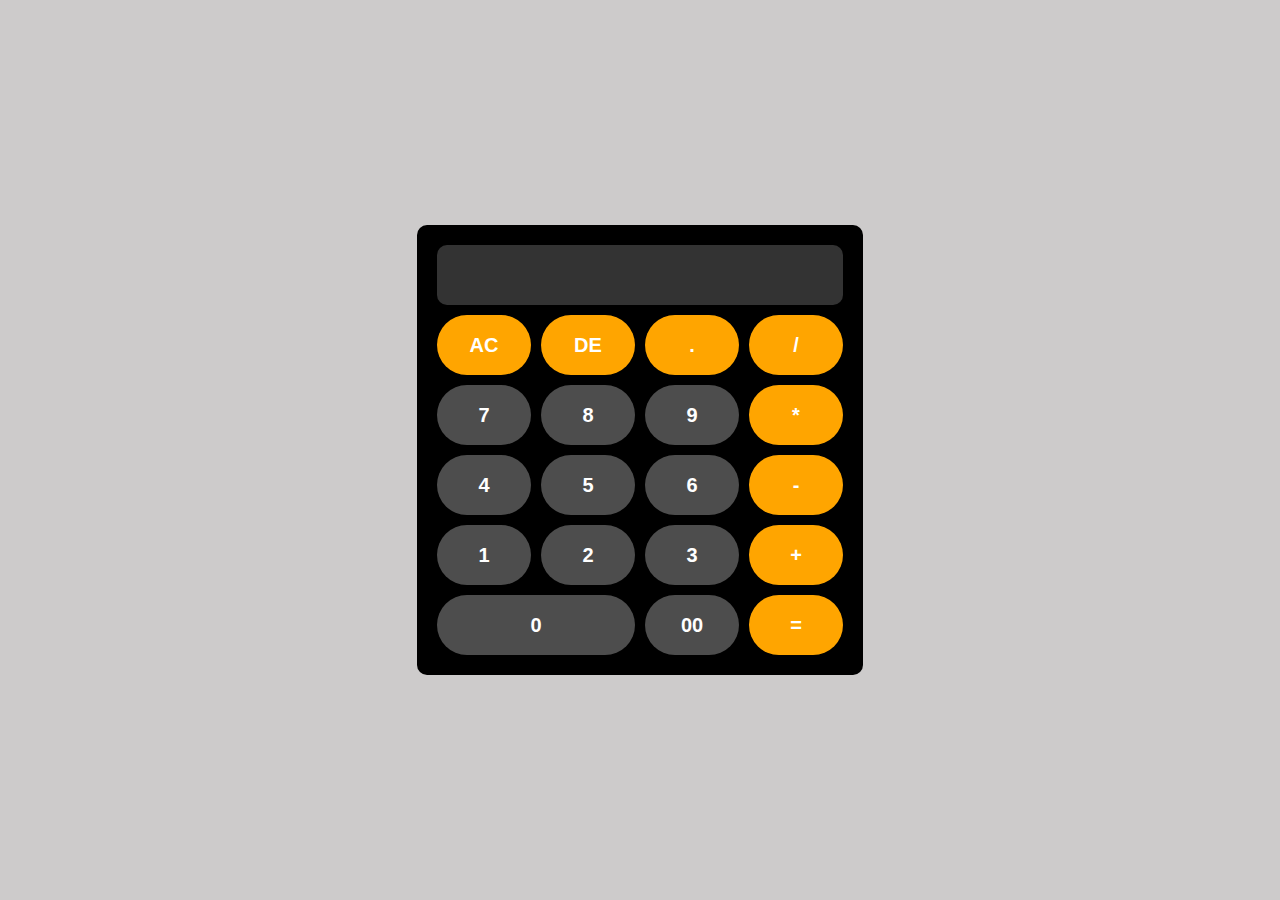
<file: Calculator/index.html>
<!DOCTYPE html>
<html lang="en">
<head>
    <meta charset="UTF-8">
    <meta name="viewport" content="width=device-width, initial-scale=1.0">
    <title>Calculator</title>
    <link rel="stylesheet" href="styles.css">
</head>
<body>


<!-- Calculator box -->
<div class="container">
    <div class="calculator">
        <input id="display" readonly>
        <div id="buttons">
            <button value="AC" class="operator">AC</button>
            <button value="DE" class="operator">DE</button>
            <button value="." class="operator">.</button>
            <button value="/" class="operator">/</button>

            <button value="7">7</button>
            <button value="8">8</button>
            <button value="9">9</button>
            <button value="*" class="operator">*</button>

            <button value="4">4</button>
            <button value="5">5</button>
            <button value="6">6</button>
            <button value="-" class="operator">-</button>

            <button value="1">1</button>
            <button value="2">2</button>
            <button value="3">3</button>
            <button value="+" class="operator">+</button>

            <button class="zero" value="0">0</button>
            <button value="00">00</button>
            <button value="=" class="operator" >=</button>
        </div>
    </div>
</div>

<script src="script.js"></script>
</body>
</html>
</file>
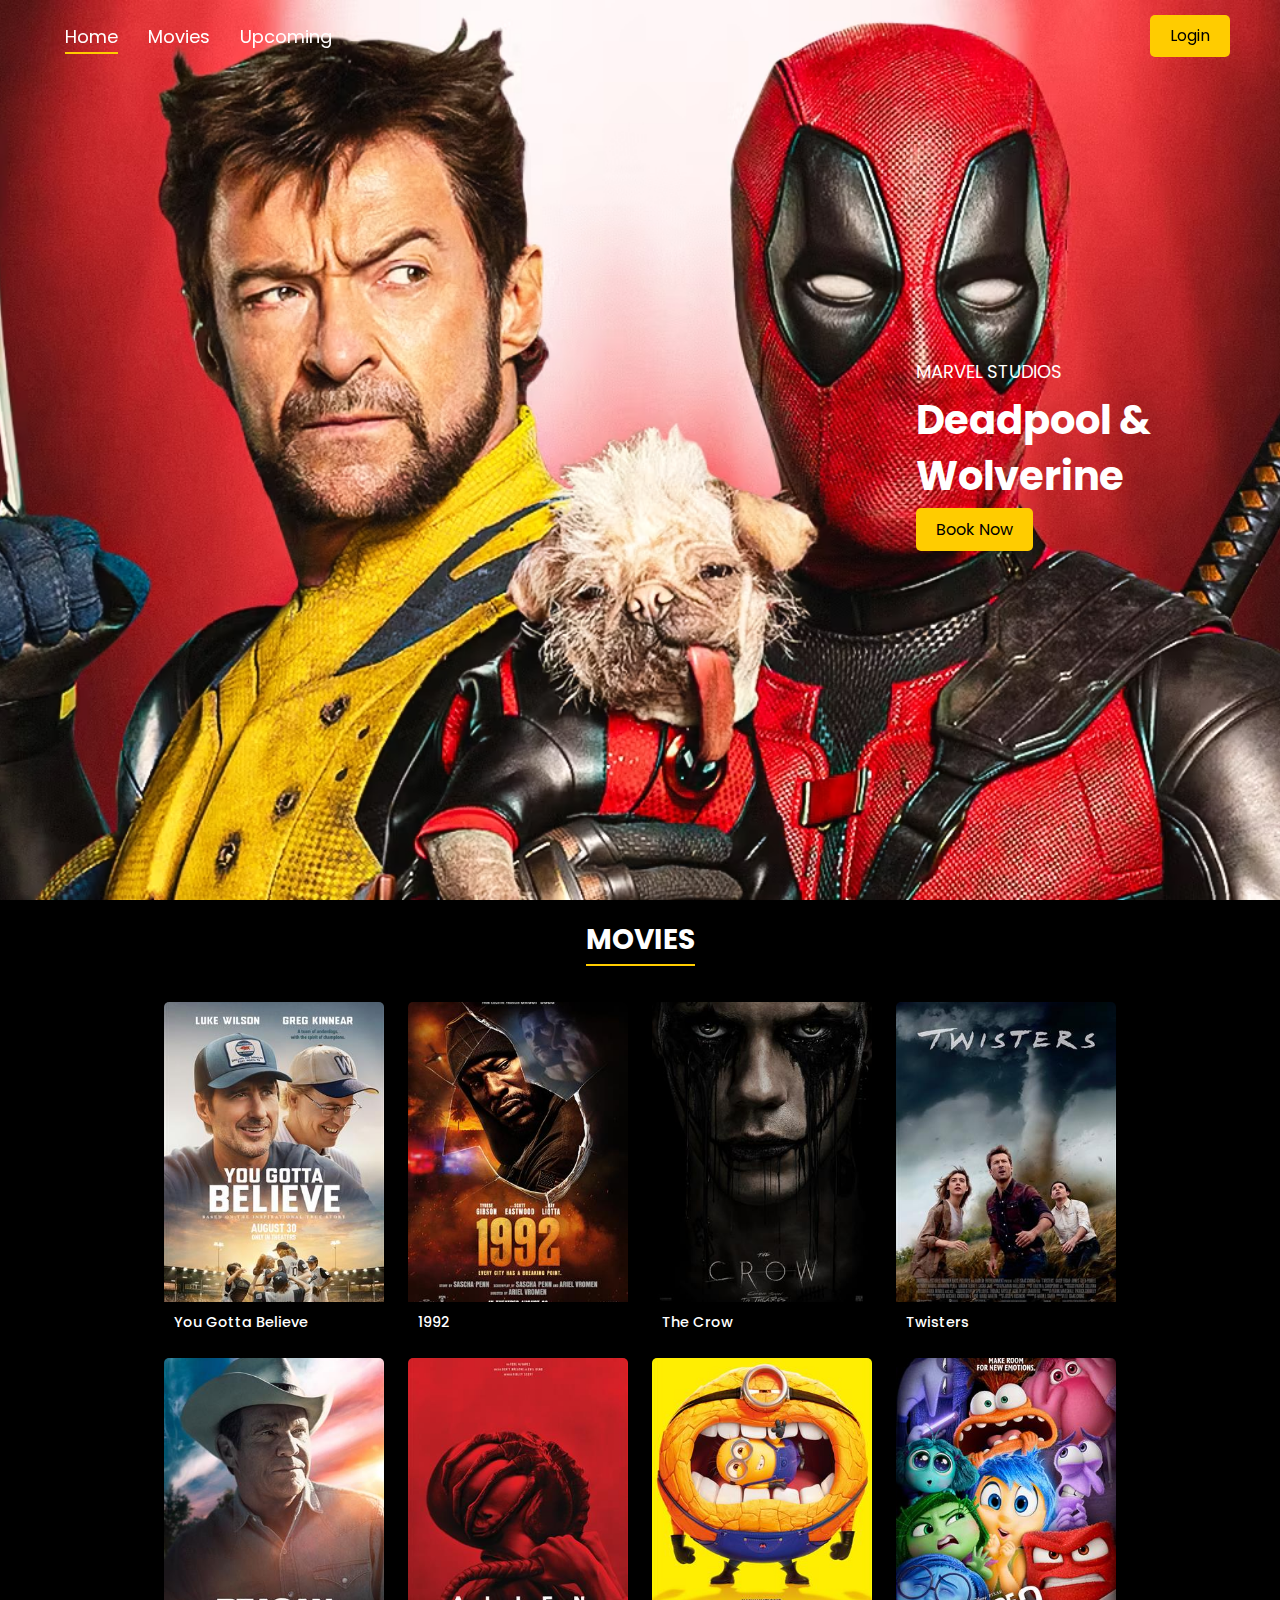
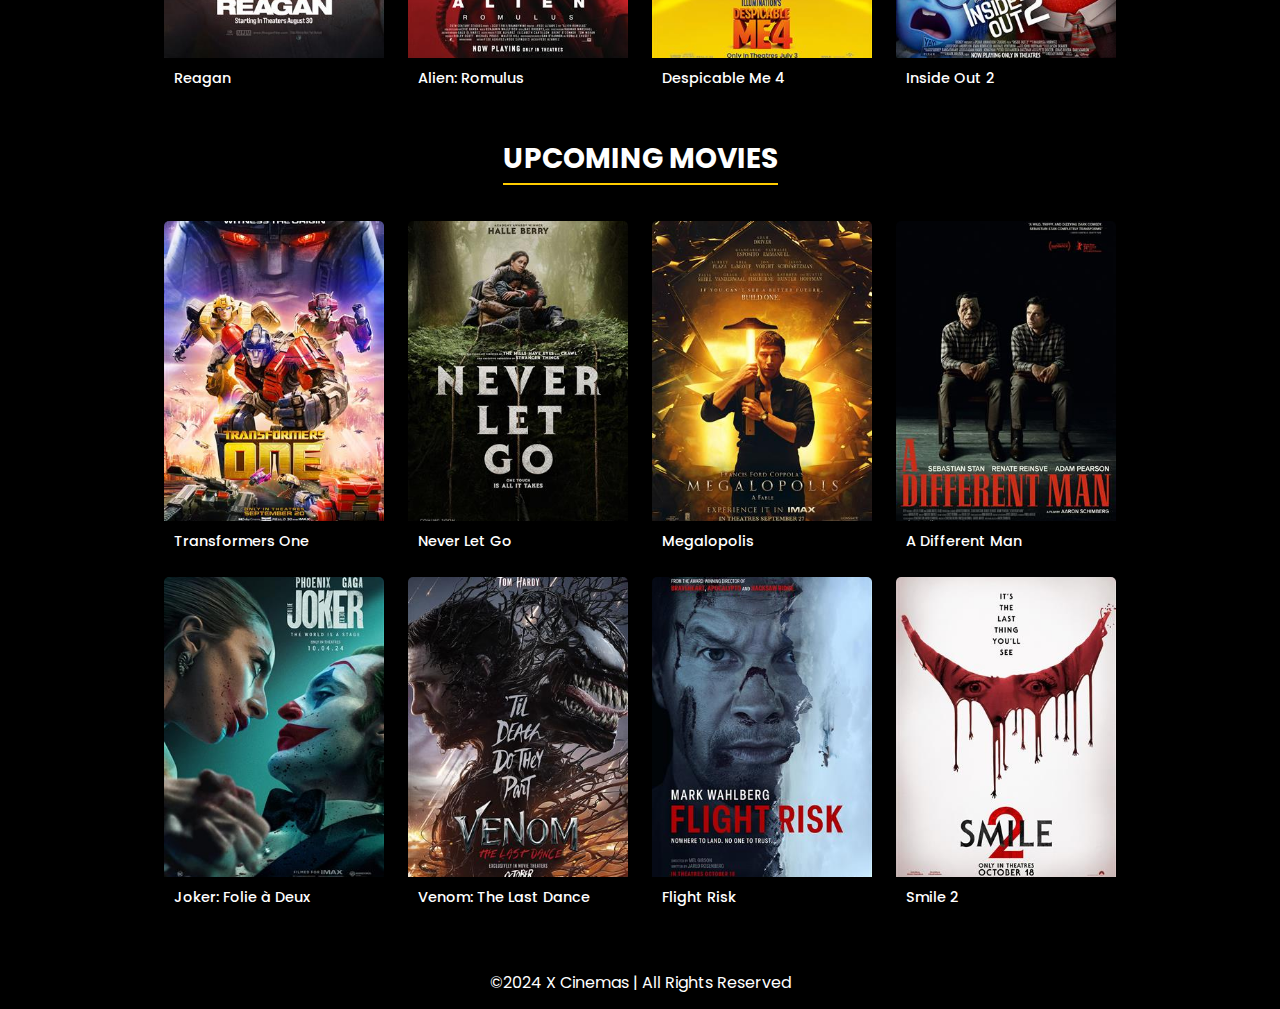
<file: LandingPage/index.html>
<!DOCTYPE html>
<html lang="en">
<head>
    <meta charset="UTF-8">
    <meta name="viewport" content="width=device-width, initial-scale=1.0">
    <title>X Cinemas</title>
    <link rel="stylesheet" href="styles.css">
</head>
<body>

    <!-- Navbar -->
    <header>
        <ul class="navbar">
            <li><a href="#home" class="home-active">Home</a></li>
            <li><a href="#movies" >Movies</a></li>
            <li><a href="#coming">Upcoming</a></li>
        </ul>
        <a href="#" class="btn">Login</a>
    </header>

    <!-- Home -->
    <section class="home" id="home">
        <div class="container">
            <img src="img/home.avif" alt="Deadpool & Wolverine" >
            <div class="home-text">
                <span>MARVEL STUDIOS</span>
                <h1>Deadpool & <br>Wolverine</h1>
                <a href="#" class="btn">Book Now</a>
            </div>
        </div>
    </section>

    <!-- Movies -->
    <section class="movies" id="movies">
        <h2 class="heading">Movies</h2>
        <div class="movies-container">
            <div class="box">
                <img src="img/movie1.jpg" alt="You Gotta Believe">
                <h3>You Gotta Believe</h3>
            </div>
            <div class="box">
                <img src="img/movie2.jpg" alt="1992" >
                <h3>1992</h3>
            </div>
            <div class="box">
                <img src="img/movie3.jpg" alt="The Crow" >
                <h3>The Crow</h3>
            </div>
            <div class="box">
                <img src="img/movie4.jpg" alt="Twisters" >
                <h3>Twisters</h3>
            </div>
        </div>

        <div class="movies-container">
            <div class="box">
                <img src="img/movie5.jpg" alt="Reagan" >
                <h3>Reagan</h3>
            </div>
            <div class="box">
                <img src="img/movie6.jpg" alt="Alien: Romulus" >
                <h3>Alien: Romulus</h3>
            </div>
            <div class="box">
                <img src="img/movie7.jpg" alt="Despicable Me 4" >
                <h3>Despicable Me 4</h3>
            </div>
            <div class="box">
                <img src="img/movie8.jpg" alt="Inside Out 2" >
                <h3>Inside Out 2</h3>
            </div>
        </div>
    </section>

    <!-- Upcoming Movies -->
    <section class="coming" id="coming">
        <h2 class="heading">Upcoming Movies</h2>
        <div class="movies-container">
            <div class="box">
                <img src="img/up1.jpg" alt="Transformers One" >
                <h3>Transformers One</h3>
            </div>
            <div class="box">
                <img src="img/up2.jpg" alt="Never Let Go" >
                <h3>Never Let Go</h3>
            </div>
            <div class="box">
                <img src="img/up3.jpg" alt="Megalopolis" >
                <h3>Megalopolis</h3>
            </div>
            <div class="box">
                <img src="img/up4.jpg" alt="A Different Man" >
                <h3>A Different Man</h3>
            </div>
        </div>

        <div class="movies-container">
            <div class="box">
                <img src="img/up5.jpg" alt="Joker: Folie à Deux" >
                <h3>Joker: Folie à Deux</h3>
            </div>
            <div class="box">
                <img src="img/up6.jpg" alt="Venom: The Last Dance" >
                <h3>Venom: The Last Dance</h3>
            </div>
            <div class="box">
                <img src="img/up7.jpg" alt="Flight Risk" >
                <h3>Flight Risk</h3>
            </div>
            <div class="box">
                <img src="img/up8.jpg" alt="Smile 2" >
                <h3>Smile 2</h3>
            </div>
        </div>
    </section>

    <!-- Footer -->
    <section class="footer">
        <p>©2024 X Cinemas | All Rights Reserved</p>
    </section>

</body>
</html>
</file>
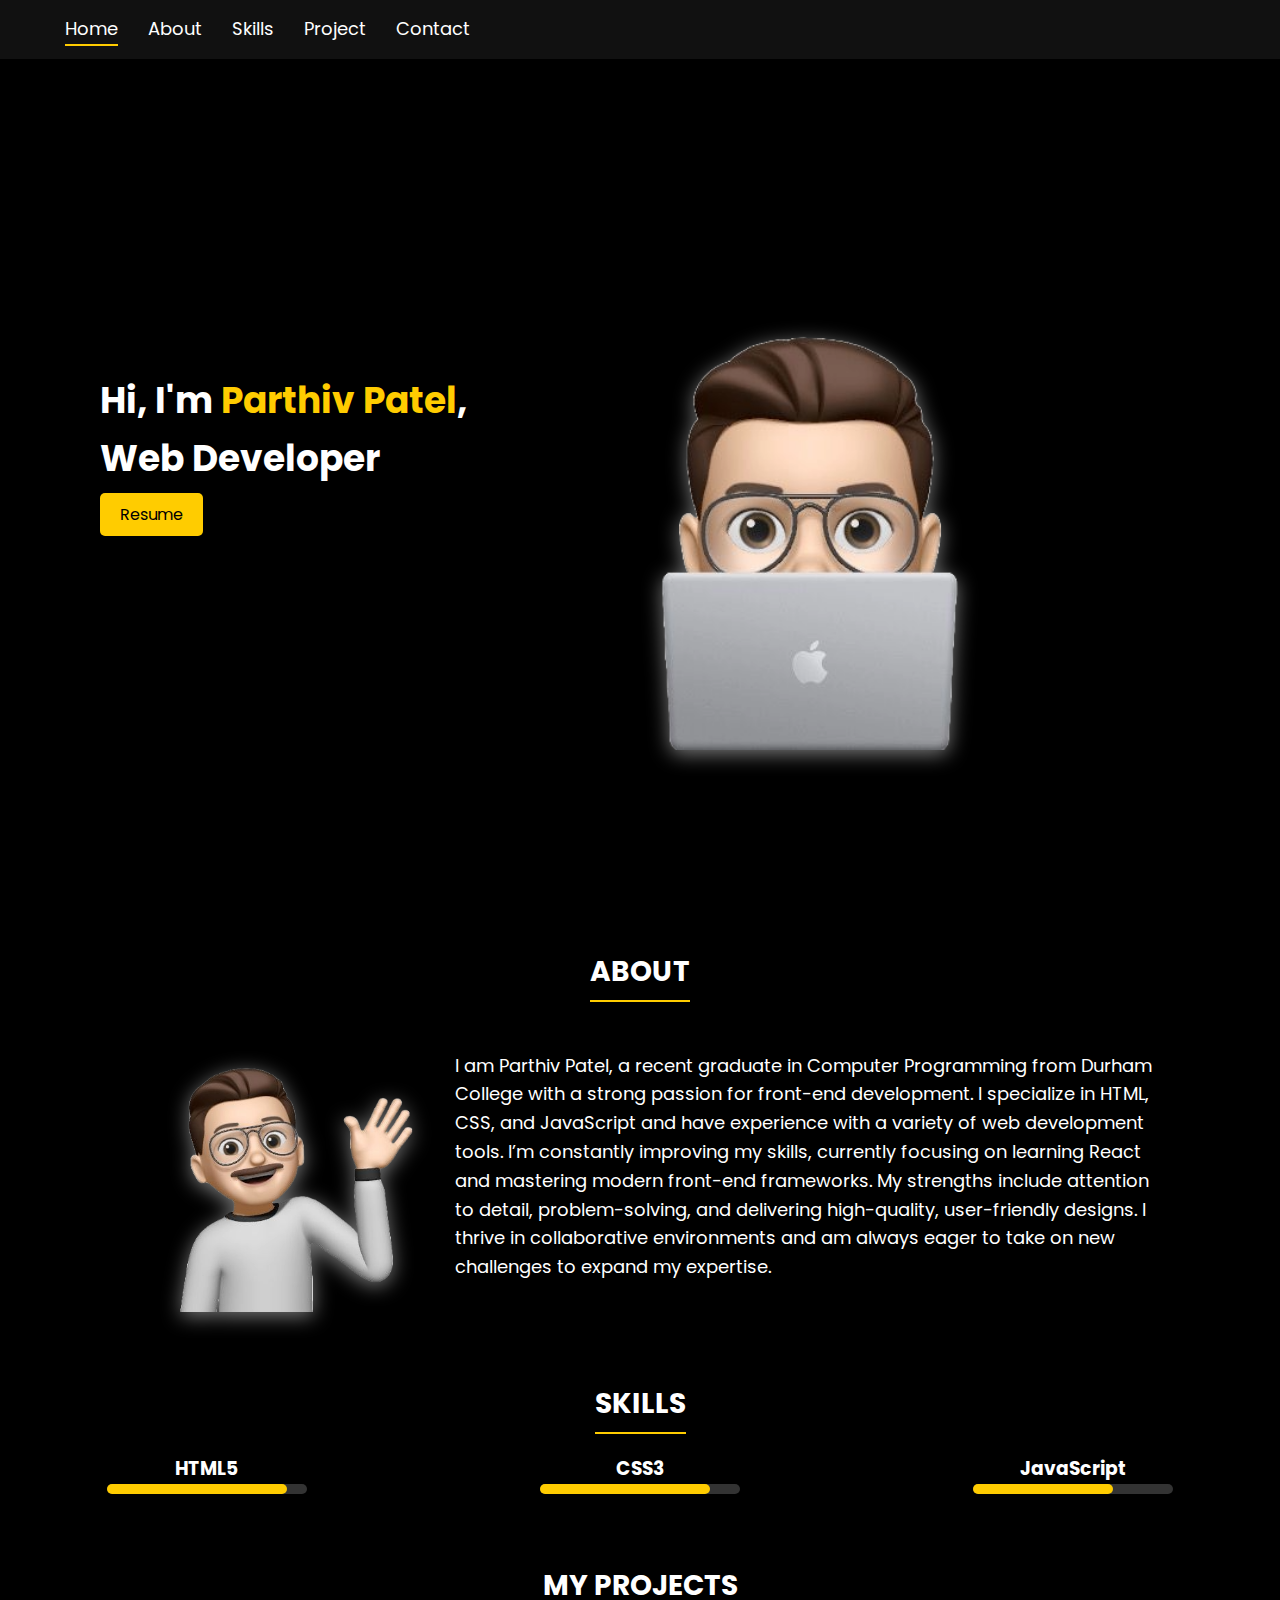
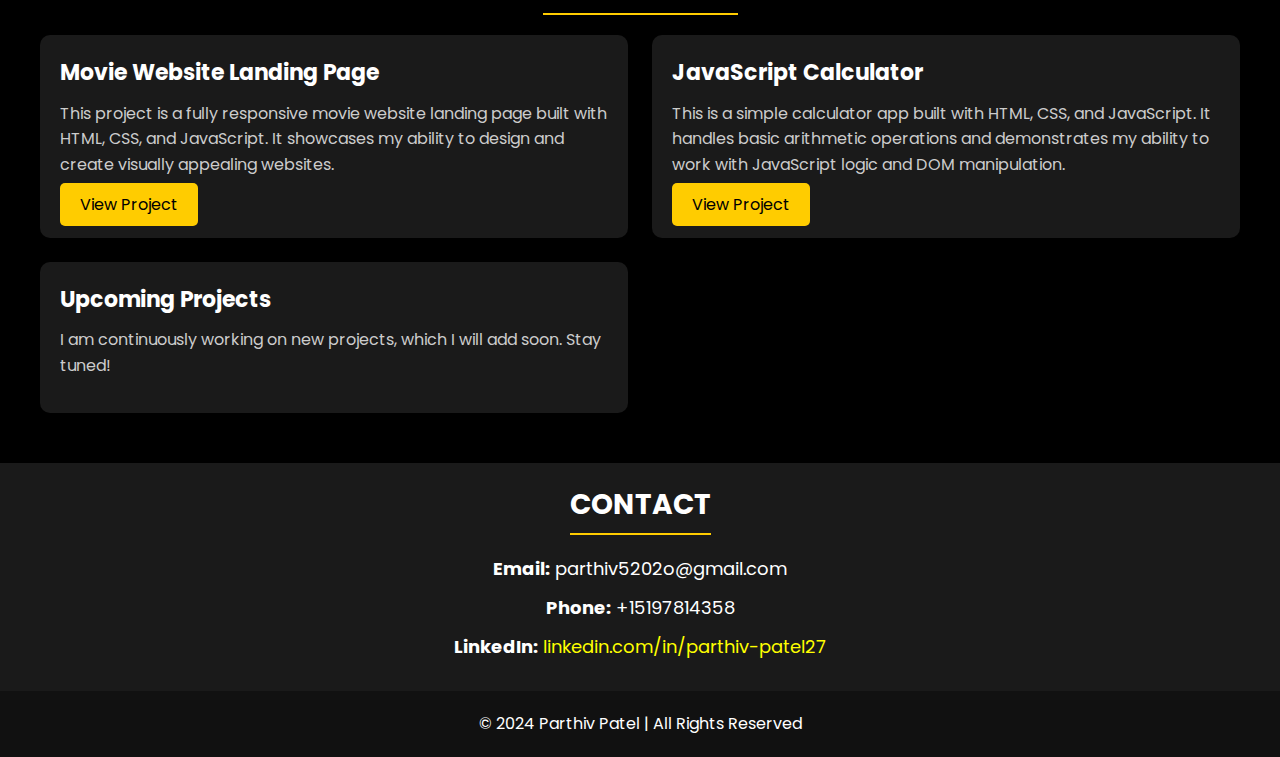
<file: Portfolio/index.html>
<!DOCTYPE html>
<html lang="en">
<head>
    <meta charset="UTF-8">
    <meta name="viewport" content="width=device-width, initial-scale=1.0">
    <title>Portfolio</title>
    <link rel="stylesheet" href="styles.css">
</head>
<body>

    <!-- Navbar -->
    <header>
        <ul class="navbar">
            <li><a href="#home" class="home-active">Home</a></li>
            <li><a href="#about">About</a></li>
            <li><a href="#skills">Skills</a></li>
            <li><a href="#project">Project</a></li>
            <li><a href="#contact">Contact</a></li>
        </ul>
    </header>

    <!-- Home -->
    <section class="home" id="home">
        <div class="container">
            <img src="img/home.png" alt="home" >
        <div class="home-content">
            <h1>Hi, I'm <span>Parthiv Patel</span>,<br> Web Developer</h1>
            <a href="Resume.pdf" class="btn" download="Resume.pdf">Resume</a>
        </div>
    </section>

    <!-- About -->
    <section class="about" id="about">
        <h2>About</h2>
        <div class="about-container">
            <img src="img/about.png" alt="About Image">
            <p>I am Parthiv Patel, a recent graduate in Computer Programming from Durham College with a strong passion for front-end development. I specialize in HTML, CSS, and JavaScript and have experience with a variety of web development tools. I’m constantly improving my skills, currently focusing on learning React and mastering modern front-end frameworks. My strengths include attention to detail, problem-solving, and delivering high-quality, user-friendly designs. I thrive in collaborative environments and am always eager to take on new challenges to expand my expertise.</p>
        </div>
    </section>

    <!-- Skills -->
    <section class="skills" id="skills">
        <h2>Skills</h2>
        <div class="skills-container">
            <div class="skill">
                <h3>HTML5</h3>
                <div class="skill-bar">
                    <span style="width: 90%"></span>
                </div>
            </div>
            <div class="skill">
                <h3>CSS3</h3>
                <div class="skill-bar">
                    <span style="width: 85%"></span>
                </div>
            </div>
            <div class="skill">
                <h3>JavaScript</h3>
                <div class="skill-bar">
                    <span style="width: 70%"></span>
                </div>
            </div>
        </div>
    </section>

    <!-- Project -->

    <section class="project" id="project">
        <h2>My Projects</h2>
        <div class="project-container">
            <!-- Movie Website Landing Page -->
            <div class="project-box">
                <h3>Movie Website Landing Page</h3>
                <p>This project is a fully responsive movie website landing page built with HTML, CSS, and JavaScript. It showcases my ability to design and create visually appealing websites.</p>
                <a href="https://parthiv-27.github.io/CODSOFT/LandingPage/index.html" class="btn">View Project</a>
            </div>
    
            <!-- Calculator Project -->
            <div class="project-box">
                <h3>JavaScript Calculator</h3>
                <p>This is a simple calculator app built with HTML, CSS, and JavaScript. It handles basic arithmetic operations and demonstrates my ability to work with JavaScript logic and DOM manipulation.</p>
                <a href="https://parthiv-27.github.io/CODSOFT/Calculator/index.html" class="btn">View Project</a>
            </div>
    
            <!-- Future Projects -->
            <div class="project-box">
                <h3>Upcoming Projects</h3>
                <p>I am continuously working on new projects, which I will add soon. Stay tuned!</p>
            </div>
        </div>
    </section>
    

    <!-- Contact -->
    <section class="contact" id="contact">
        <h2>Contact</h2>
        <div class="contact-details">
            <p><strong>Email:</strong> parthiv5202o@gmail.com</p>
            <p><strong>Phone:</strong> +15197814358</p>
            <p><strong>LinkedIn:</strong> <a href="https://www.linkedin.com/in/parthiv-patel27/" target="_blank">linkedin.com/in/parthiv-patel27</a></p>
        </div>
    </section>
    
    <!-- Footer -->
    <footer>
        <p>© 2024 Parthiv Patel | All Rights Reserved</p>
    </footer>
</body>
</html>
</file>
<file: Calculator/styles.css>
/*General  styles */
* {
    margin: 0;
    padding: 0;
    font-family: Arial, sans-serif;
    box-sizing: border-box;
}

/*body styling*/
body {
    display: flex;
    align-items: center;
    justify-content: center;
    height: 100vh;
    background-color: hsl(0, 2%, 80%);
}

.container {
    display: flex;
    align-items: center;
    justify-content: center;
    width: 100%;
}

/* Calculator styling */
.calculator {
    background-color: black;
    padding: 20px;
    border-radius: 10px;
}

/*Display styling*/
#display {
    width: 100%;
    height: 60px;
    border-radius: 10px;
    text-align: right;
    font-size: 30px;
    margin-bottom: 10px;
    background-color: hsl(0, 0%, 20%);
    color: white;
    border: none;
    padding: 10px;
    cursor: default;
}

#buttons {
    display: grid;
    grid-template-columns: repeat(4, 1fr);
    gap: 10px;
}

/*Button styles*/
button {
    width: 100%;
    height: 60px;
    border-radius: 50px;
    border: none;
    background-color: hsl(0, 0%, 30%);
    color: white;
    font-size: 20px;
    font-weight: bold;
    cursor: pointer;
}

button:hover {
    background-color: hsl(0, 0%, 40%);
}

button:active {
    background-color: hsl(0, 0%, 50%);
}

button.operator {
    background-color: orange;
}

button.operator:hover {
    background-color: hsl(39, 100%, 60%);
}

button.zero {
    grid-column: span 2;
}
</file>
<file: LandingPage/styles.css>
@import url('https://fonts.googleapis.com/css2?family=Poppins:wght@100;200;300;400;500;600;700;800;900&display=swap');

/*General styles */
* {
    margin: 0;
    padding: 0;
    box-sizing: border-box;
}

html{
    scroll-behavior: smooth;
}

/*body styling*/
body {
    font-family: 'Poppins', sans-serif;
    line-height: 1.4;
    background-color: #000000;
    color: #fff;
    
}

/* Header styling */
header {
    padding: 15px 50px;
    display: flex;
    justify-content: space-between;
    align-items: center;
    position: fixed;
    width: 100%;
    z-index: 1000;
    background: transparent;
}

/* Navbar */
.navbar {
    list-style: none;
    display: flex;
}

.navbar li {
    margin: 0 15px;
}

.navbar a {
    color: #fff;
    text-decoration: none;
    font-size: 18px;
    position: relative;
    
}

.navbar a:after {
    content: '';
    position: absolute;
    width: 0;
    height: 2px;
    background-color: hsl(48, 100%, 50%);
    left: 0;
    bottom: -5px;
    transition: width 0.2s;
}

.navbar a:hover:after {
    width: 100%;
}

.navbar a.home-active:after {
    width: 100%;
}
/*button*/

.btn {
    background-color: hsl(48, 100%, 50%);
    color: black;
    padding: 10px 20px;
    text-decoration: none;
    border-radius: 5px;
    
}

.btn:hover {
    background-color: hsl(58, 100%, 50%);
}

/* Home Section */
.home {
    display: flex;
    justify-content: flex-end;
    align-items: center;
    height: 100vh;
    position: relative;
    padding-right: 50px;
}

.home img {
    width: 100%;
    height: 100vh;
    object-fit: cover;
    position: absolute;
    top: 0;
    left: 0;
    z-index: -1;
}

.home-text {
    z-index: 2;
    max-width: 500px;
    margin-right: 80px;
}

.home-text span {
    display: block;
    font-size: 18px; 
    margin-bottom: 8px;
    color: #fff;
}

.home-text h1 {
    font-size: 40px; 
    margin-bottom: 15px;
    color: #fff;
}

/* Movies and upcming Movies  */
.movies, .coming {
    padding: 20px 0; 
    text-align: center;
}

.movies h2, .coming h2 {
    font-size: 28px;
    margin-bottom: 20px;
    text-transform: uppercase;
    border-bottom: 2px solid hsl(48, 100%, 50%);
    ; 
    display: inline-block;
    padding-bottom: 5px;
}

.movies-container {
    max-width:fit-content;
    margin-right: auto;
    margin-left: auto;
    display: flex;
    flex-wrap: wrap;
    justify-content: space-between;
    gap: 1.5rem;
    margin-top: 1rem;
}

/* movie boxes*/
.box {
 
    border-radius: 5px;
    overflow: hidden;
    width: 220px;
    text-align: start;
    transition: margin-top 0.3s;
    
}

.box:hover {
    margin-top: -10px;
}

.box img {
    width: 100%;
    display: block;
    height: 300px;
    object-fit: cover;
    
}

.box h3 {
    padding: 10px; 
    font-size: 0.9rem; 
    font-weight: 500;
    color: #fff;
}

/*Footer styling*/
.footer {
    color: #fff;
    text-align: center;
    padding: 15px 0;
    margin-top: 20px;
}
</file>
<file: Portfolio/styles.css>
@import url('https://fonts.googleapis.com/css2?family=Poppins:wght@100;200;300;400;500;600;700;800;900&display=swap');

/*General styles */
* {
    margin: 0;
    padding: 0;
    box-sizing: border-box;
}

html{
    scroll-behavior: smooth;
}

/*body styling*/
body {
    font-family: 'Poppins', sans-serif;
    background-color: #000;
    color: #fff;
    line-height: 1.6;
}

/* Header styling */
header {
    display: flex;
    justify-content: space-between;
    align-items: center;
    padding: 15px 50px;
    background:  #111;
    position: fixed;
    width: 100%;
    z-index: 1;
}

/* Navbar */
.navbar {
    display: flex;
    list-style: none;
}

.navbar li {
    margin: 0 15px;
}

.navbar a {
    color: #fff;
    font-size: 18px;
    position: relative;
    text-decoration: none;
}

.navbar a:after {
    content: '';
    position: absolute;
    width: 0;
    height: 2px;
    background-color: hsl(48, 100%, 50%);;
    left: 0;
    bottom: -5px;
    transition: width 0.2s;
}

.navbar a:hover:after {
    width: 100%;
}

.navbar a.home-active:after {
    width: 100%;
}


/* Home Section */
.home {
    height: 100vh;
    display: flex;
    align-items: center;
    justify-content: flex-start;
    padding-left: 20px;
}

.home img {
    position: absolute;
    right: 220px;
    bottom: 150px;
    width: 500px;
    filter: drop-shadow(0px 4px 10px rgba(243, 243, 243, 0.5));
}

.home-content {
    text-align: start;
    margin-left: 80px;
}

.home-content h1 {
    font-size: 36px;
    margin-bottom: 15px;
}

.home-content span {
    color:hsl(48, 100%, 50%);
}

/*button styling*/
.btn {
    background-color: hsl(48, 100%, 50%);
    padding: 10px 20px;
    color: #000;
    border-radius: 5px;
    text-decoration: none;
}

.btn:hover {
    background-color: hsl(58, 100%, 50%);
}

/* about Section */
.about {
    padding: 50px 0;
    text-align: center;
}

.about h2, .contact h2, .skills h2, .project h2{
    font-size: 28px;
    margin-bottom: 20px;
    text-transform: uppercase;
    border-bottom: 2px solid hsl(48, 100%, 50%); 
    display: inline-block;
    padding-bottom: 5px;
}
.about-container {
    display: flex;
    align-items: center;
    text-align: left;
    justify-content: center;
    gap: 40px;
    margin: auto;
    padding: 0 20px;
}

.about-container p {
    font-size: 18px;
    line-height: 1.6;
    max-width: 700px; 
    
}

.about-container img {
    width: 290px;
    filter: drop-shadow(0px 4px 10px rgba(243, 243, 243, 0.5));

    
}

/* Skills Section */
.skills {
    padding: 20px 0;
    text-align: center;
}

.skills-container {
    display: flex;
    flex-wrap: wrap;
    justify-content: space-around;
    gap: 20px;
}

.skill {
    width: 200px;
}

.skill-bar {
    width: 100%;
    background: #333;
    border-radius: 5px;
}

.skill-bar span {
    display: block;
    height: 10px;
    background: #ffcc00;
    border-radius: 5px;
}


/* Project Section */
.project {
    padding: 50px 0; 
    text-align: center; 
    
}

.project-container {
    display: grid;
    grid-template-columns: repeat(2, 1fr);
    justify-content: space-between;
    gap: 1.5rem;
    max-width: 1200px;
    margin: auto;
}

.project-box {
    background-color: #1a1a1a; 
    padding: 20px;
    border-radius: 10px;
    text-align: left;
    transition: margin-top 0.3s;
}

.project-box:hover {
    margin-top: -10px;
}

.project-box h3 {
    font-size: 22px;
    margin-bottom: 10px;
}

.project-box p {
    font-size: 16px;
    color: rgb(204, 204, 204);
    margin-bottom: 15px;
    line-height: 1.6;
}

.project-box .btn {
    background-color: hsl(48, 100%, 50%);
    color: black;
    padding: 10px 20px;
    text-decoration: none;
    border-radius: 5px;
    transition: background-color ;
}

.project-box .btn:hover {
    background-color:  hsl(58, 100%, 50%);
}



/* contact Section */
.contact {
    padding: 20px;
    text-align: center;
    background-color: #1a1a1a;
    color: #fff;
}

.contact-details p {
    margin-bottom: 10px;
    font-size: 18px;
}

.contact a {
    color: yellow;
    text-decoration: none;
}

.contact a:hover {
    text-decoration: underline;
}


/*Footer styling*/
footer {
    background-color: #111;
    padding: 20px;
    text-align: center;
    color: #fff;
}
</file>
